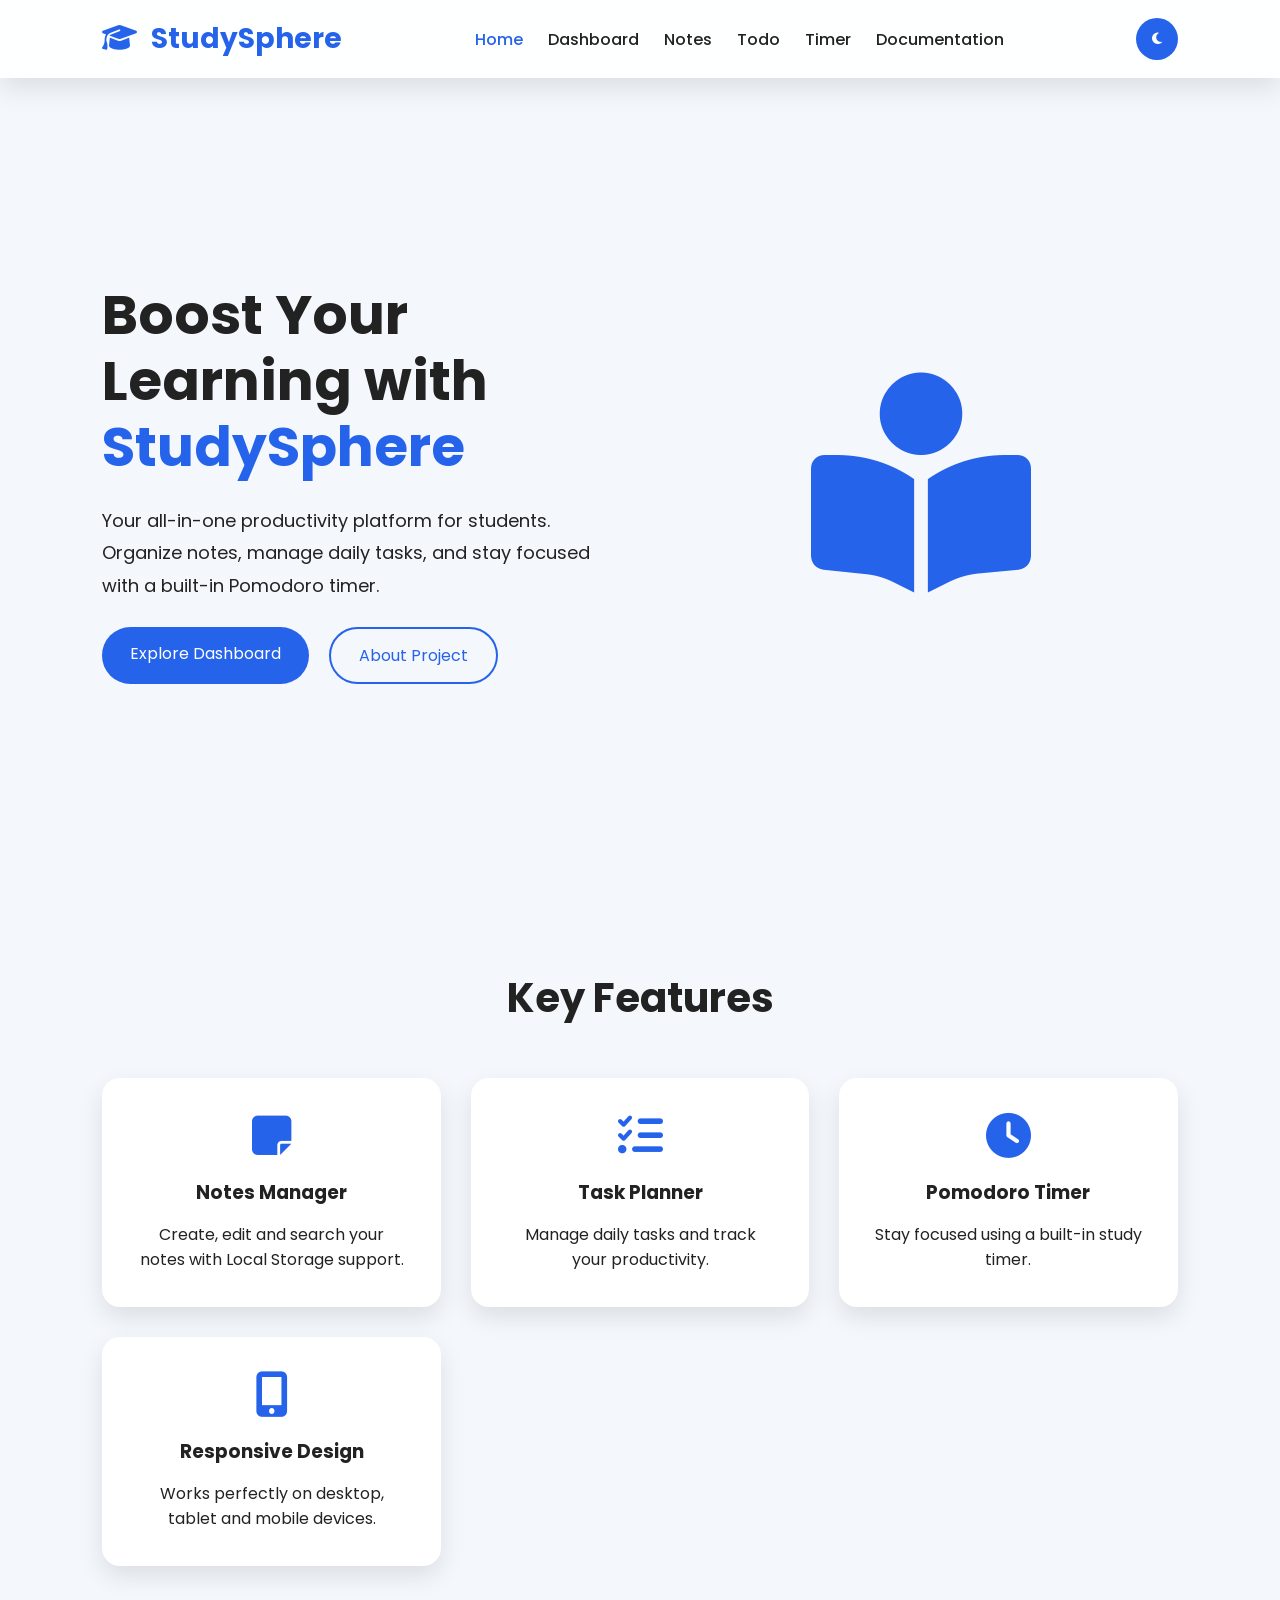
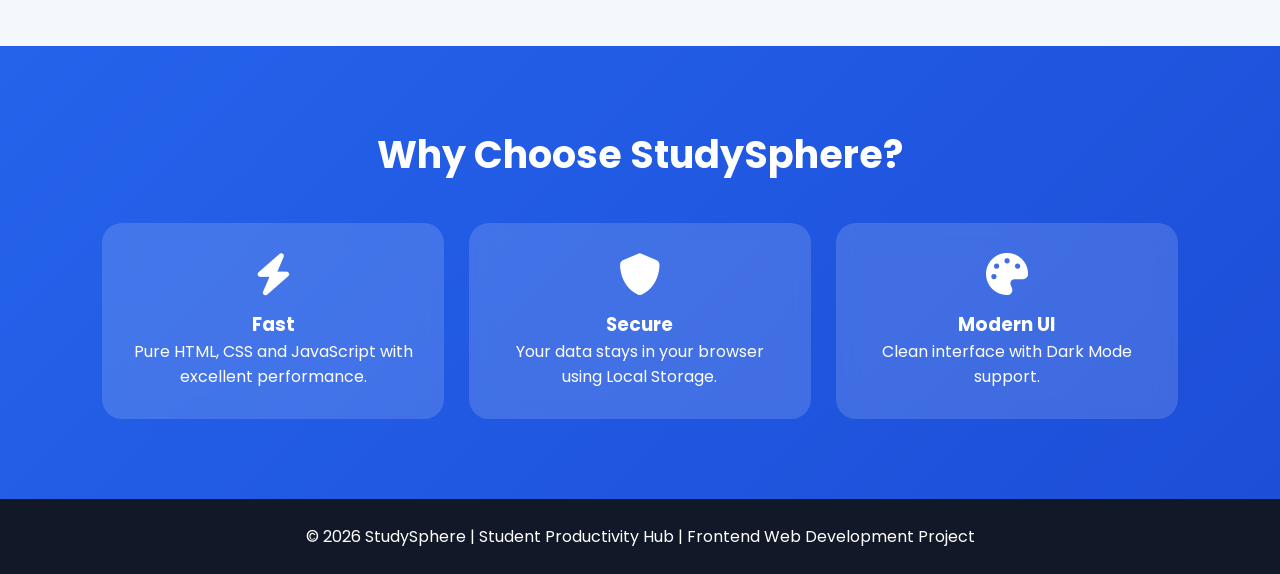
<file: index.html>
<!DOCTYPE html>
<html lang="en">
<head>
    <meta charset="UTF-8">
    <meta name="viewport" content="width=device-width, initial-scale=1.0">

    <title>StudySphere | Student Productivity Hub</title>

    <meta name="description"
        content="StudySphere is a student productivity hub featuring notes, task planner, Pomodoro timer, and responsive dashboard.">

    <!-- Google Font -->
    <link href="https://fonts.googleapis.com/css2?family=Poppins:wght@300;400;500;600;700&display=swap" rel="stylesheet">

    <!-- Font Awesome -->
    <link rel="stylesheet"
        href="https://cdnjs.cloudflare.com/ajax/libs/font-awesome/6.5.2/css/all.min.css">

    <!-- CSS -->
    <link rel="stylesheet" href="style.css">
</head>

<body>

    <!-- ================= Loader ================= -->

    <div id="loader" aria-hidden="true">
        <div class="spinner"></div>
    </div>

    <!-- ================= Header ================= -->

    <header>

        <div class="logo">
            <i class="fa-solid fa-graduation-cap"></i>
            <span>StudySphere</span>
        </div>

        <nav>
            <ul id="menu">
                <li><a href="#" class="active">Home</a></li>
                <li><a href="dashboard.html">Dashboard</a></li>
                <li><a href="notes.html">Notes</a></li>
                <li><a href="todo.html">Todo</a></li>
                <li><a href="timer.html">Timer</a></li>
                <li><a href="documentation.html">Documentation</a></li>
            </ul>
        </nav>

        <div class="nav-icons">
            <button id="themeBtn" aria-label="Toggle Theme">
                <i class="fa-solid fa-moon"></i>
            </button>

            <button id="menuBtn" aria-label="Open Navigation Menu">
                <i class="fa-solid fa-bars"></i>
            </button>
        </div>

    </header>

    <!-- ================= Main ================= -->

    <main>

        <!-- ================= Hero ================= -->

        <section class="hero">

            <div class="hero-left">

                <h1>
                    Boost Your Learning with
                    <span>StudySphere</span>
                </h1>

                <p>
                    Your all-in-one productivity platform for students.
                    Organize notes, manage daily tasks, and stay focused with a
                    built-in Pomodoro timer.
                </p>

                <div class="hero-buttons">
                    <a href="dashboard.html" class="btn">
                        Explore Dashboard
                    </a>

                    <a href="documentation.html" class="btn outline">
                        About Project
                    </a>
                </div>

            </div>

            <div class="hero-right">
                <i class="fa-solid fa-book-open-reader hero-icon"></i>
            </div>

        </section>

        <!-- ================= Features ================= -->

        <section class="features">

            <h2>Key Features</h2>

            <div class="feature-grid">

                <div class="card">
                    <i class="fa-solid fa-note-sticky"></i>
                    <h3>Notes Manager</h3>
                    <p>
                        Create, edit and search your notes with Local Storage support.
                    </p>
                </div>

                <div class="card">
                    <i class="fa-solid fa-list-check"></i>
                    <h3>Task Planner</h3>
                    <p>
                        Manage daily tasks and track your productivity.
                    </p>
                </div>

                <div class="card">
                    <i class="fa-solid fa-clock"></i>
                    <h3>Pomodoro Timer</h3>
                    <p>
                        Stay focused using a built-in study timer.
                    </p>
                </div>

                <div class="card">
                    <i class="fa-solid fa-mobile-screen-button"></i>
                    <h3>Responsive Design</h3>
                    <p>
                        Works perfectly on desktop, tablet and mobile devices.
                    </p>
                </div>

            </div>

        </section>

        <!-- ================= Why Choose ================= -->

        <section class="why">

            <h2>Why Choose StudySphere?</h2>

            <div class="why-container">

                <div class="why-card">
                    <i class="fa-solid fa-bolt"></i>
                    <h3>Fast</h3>
                    <p>
                        Pure HTML, CSS and JavaScript with excellent performance.
                    </p>
                </div>

                <div class="why-card">
                    <i class="fa-solid fa-shield"></i>
                    <h3>Secure</h3>
                    <p>
                        Your data stays in your browser using Local Storage.
                    </p>
                </div>

                <div class="why-card">
                    <i class="fa-solid fa-palette"></i>
                    <h3>Modern UI</h3>
                    <p>
                        Clean interface with Dark Mode support.
                    </p>
                </div>

            </div>

        </section>

    </main>

    <!-- ================= Footer ================= -->

    <footer>
        <p>
            &copy; <span id="year"></span> StudySphere | Frontend Web Development Project
        </p>
    </footer>

    <!-- JavaScript -->
    <script src="app.js"></script>

    <!-- Current Year -->
    <script>
        window.onload = function() {
            document.getElementById("year").textContent = new Date().getFullYear();
        };
        </script>

</body>
</html>
</file>
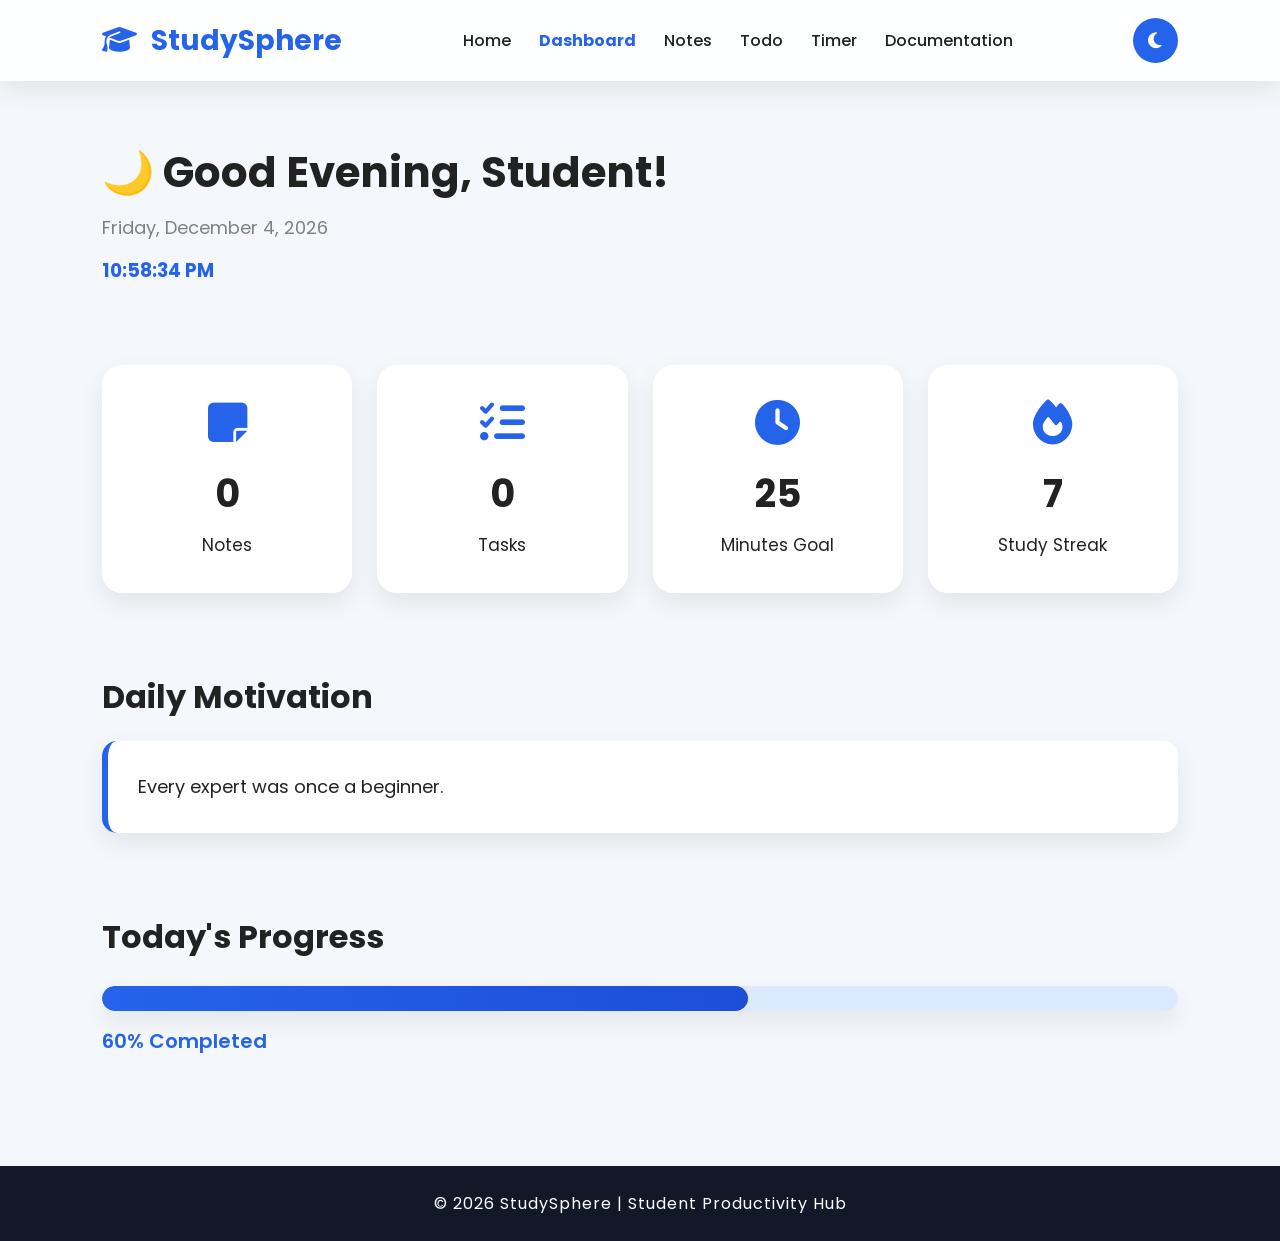
<file: dashboard.html>
<!DOCTYPE html>
<html lang="en">
<head>
<meta charset="UTF-8">
<meta name="viewport" content="width=device-width, initial-scale=1.0">

<title>StudySphere Dashboard</title>

<link rel="preconnect" href="https://fonts.googleapis.com">
<link href="https://fonts.googleapis.com/css2?family=Poppins:wght@300;400;500;600;700&display=swap" rel="stylesheet">

<link rel="stylesheet"
href="https://cdnjs.cloudflare.com/ajax/libs/font-awesome/6.5.2/css/all.min.css">

<link rel="stylesheet" href="dashboard.css">

</head>

<body>

<header>

<div class="logo">
<i class="fa-solid fa-graduation-cap"></i>
StudySphere
</div>

<nav>

<a href="index.html">Home</a>
<a href="dashboard.html" class="active">Dashboard</a>
<a href="notes.html">Notes</a>
<a href="todo.html">Todo</a>
<a href="timer.html">Timer</a>
<a href="documentation.html">Documentation</a>

</nav>

<button id="themeBtn">
<i class="fa-solid fa-moon"></i>
</button>

</header>

<section class="welcome">

<h1 id="greeting">Welcome Student 👋</h1>

<p id="date"></p>

</section>

<section class="cards">

<div class="card">
<i class="fa-solid fa-note-sticky"></i>
<h2 id="notesCount">0</h2>
<p>Notes</p>
</div>

<div class="card">
<i class="fa-solid fa-list-check"></i>
<h2 id="taskCount">0</h2>
<p>Tasks</p>
</div>

<div class="card">
<i class="fa-solid fa-clock"></i>
<h2 id="studyTime">25</h2>
<p>Minutes Goal</p>
</div>

<div class="card">
<i class="fa-solid fa-fire"></i>
<h2>7</h2>
<p>Study Streak</p>
</div>

</section>

<section class="quote">

<h2>Daily Motivation</h2>

<p id="quoteText"></p>

</section>

<section class="progress">

<h2>Today's Progress</h2>

<div class="progress-bar">

<div id="progressFill"></div>

</div>

<p id="progressText">0%</p>

</section>

<footer>

<p>© 2026 StudySphere</p>

</footer>

<script src="dashboard.js"></script>

</body>
</html>
</file>
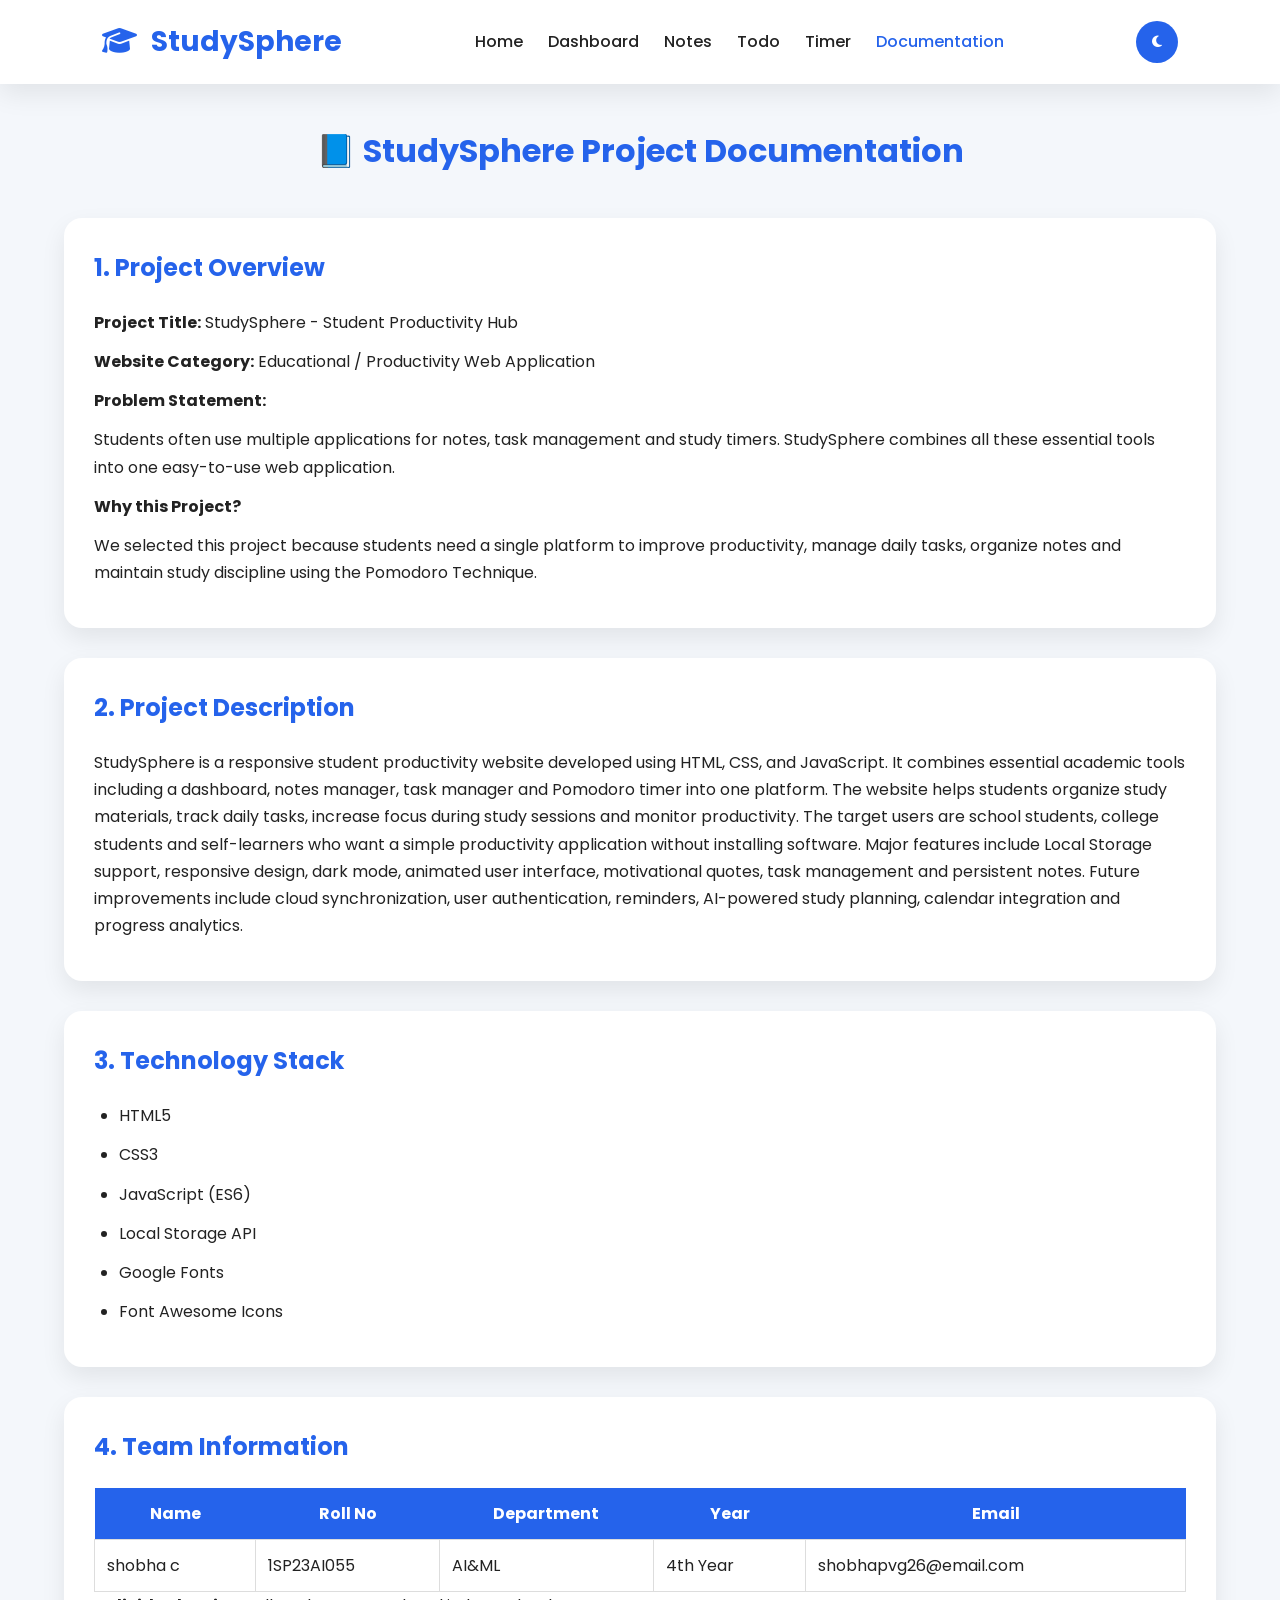
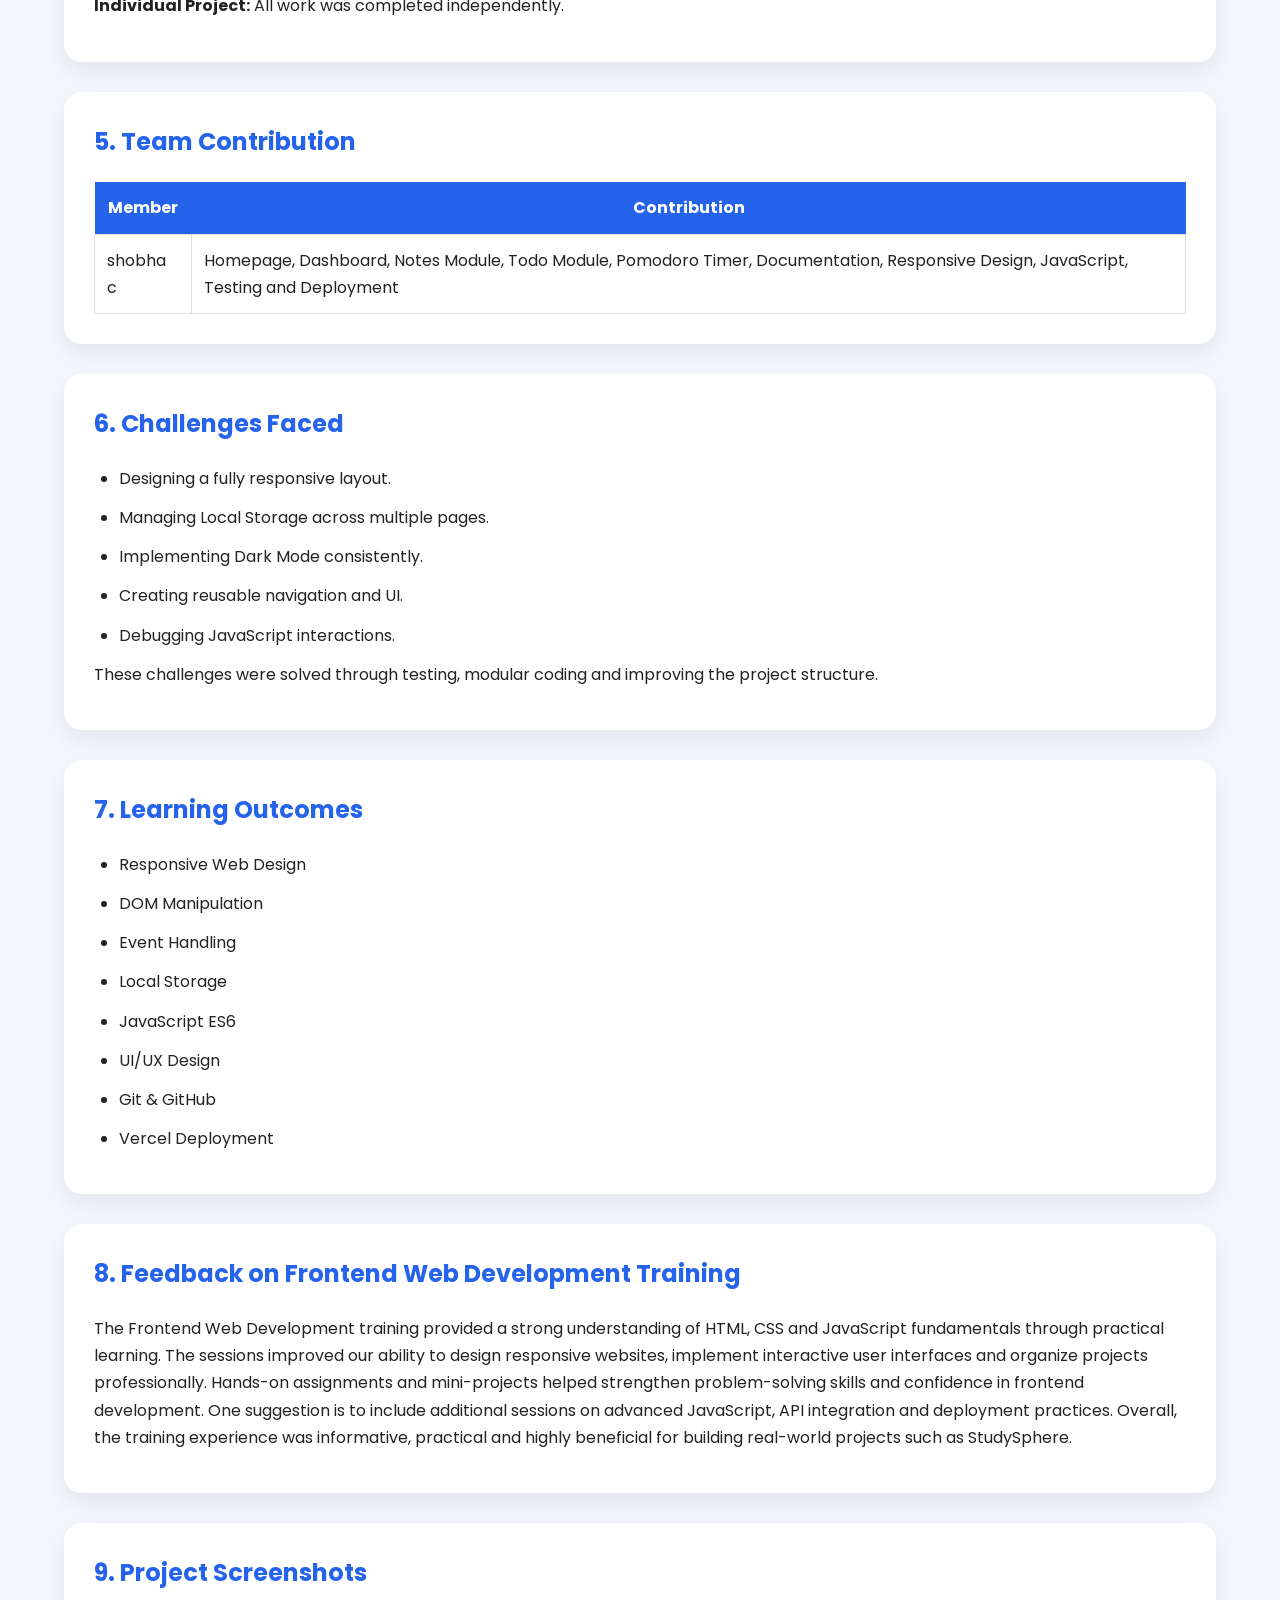
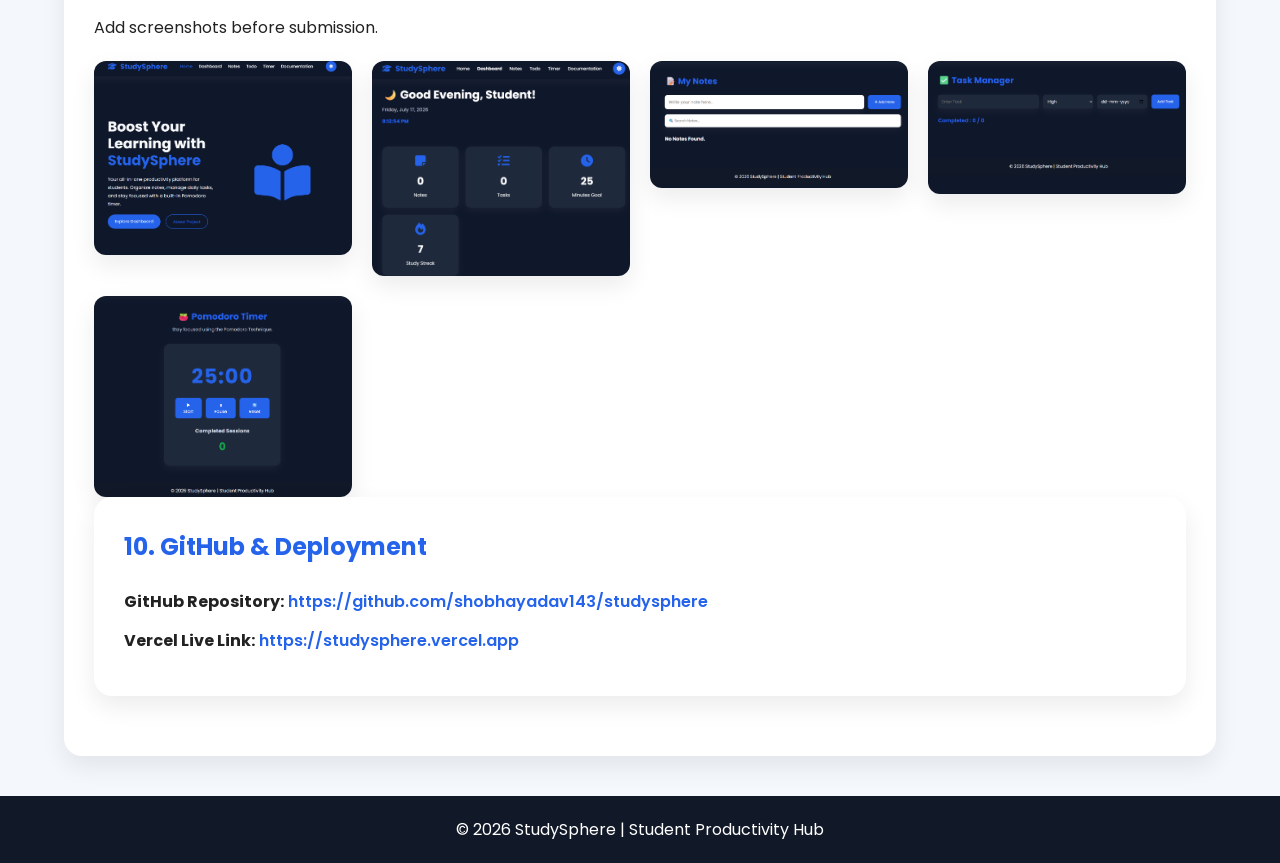
<file: documentation.html>
<!DOCTYPE html>
<html lang="en">
<head>
<meta charset="UTF-8">
<meta name="viewport" content="width=device-width, initial-scale=1.0">

<title>StudySphere | Documentation</title>

<link href="https://fonts.googleapis.com/css2?family=Poppins:wght@300;400;500;600;700&display=swap" rel="stylesheet">

<link rel="stylesheet"
href="https://cdnjs.cloudflare.com/ajax/libs/font-awesome/6.5.2/css/all.min.css">

<link rel="stylesheet" href="documentation.css">

</head>

<body>

<header>

<div class="logo">
<i class="fa-solid fa-graduation-cap"></i>
StudySphere
</div>

<nav>

<a href="index.html">Home</a>
<a href="dashboard.html">Dashboard</a>
<a href="notes.html">Notes</a>
<a href="todo.html">Todo</a>
<a href="timer.html">Timer</a>
<a href="documentation.html" class="active">Documentation</a>

</nav>

<button id="themeBtn">
<i class="fa-solid fa-moon"></i>
</button>

</header>

<main class="container">

<h1>📘 StudySphere Project Documentation</h1>

<!-- Project Overview -->

<section class="card">

<h2>1. Project Overview</h2>

<p><strong>Project Title:</strong> StudySphere - Student Productivity Hub</p>

<p><strong>Website Category:</strong> Educational / Productivity Web Application</p>

<p><strong>Problem Statement:</strong></p>

<p>
Students often use multiple applications for notes, task management and study timers.
StudySphere combines all these essential tools into one easy-to-use web application.
</p>

<p><strong>Why this Project?</strong></p>

<p>
We selected this project because students need a single platform to improve productivity,
manage daily tasks, organize notes and maintain study discipline using the Pomodoro
Technique.
</p>

</section>

<!-- Project Description -->

<section class="card">

<h2>2. Project Description</h2>

<p>

StudySphere is a responsive student productivity website developed using HTML, CSS,
and JavaScript. It combines essential academic tools including a dashboard,
notes manager, task manager and Pomodoro timer into one platform.

The website helps students organize study materials, track daily tasks,
increase focus during study sessions and monitor productivity.

The target users are school students, college students and self-learners
who want a simple productivity application without installing software.

Major features include Local Storage support, responsive design,
dark mode, animated user interface, motivational quotes,
task management and persistent notes.

Future improvements include cloud synchronization,
user authentication, reminders, AI-powered study planning,
calendar integration and progress analytics.

</p>

</section>

<!-- Technology -->

<section class="card">

<h2>3. Technology Stack</h2>

<ul>

<li>HTML5</li>

<li>CSS3</li>

<li>JavaScript (ES6)</li>

<li>Local Storage API</li>

<li>Google Fonts</li>

<li>Font Awesome Icons</li>

</ul>

</section>

<!-- Team -->

<section class="card">

<h2>4. Team Information</h2>

<table>

<tr>

<th>Name</th>

<th>Roll No</th>

<th>Department</th>

<th>Year</th>

<th>Email</th>

</tr>

<tr>

<td>shobha c</td>

<td>1SP23AI055</td>

<td>AI&ML</td>

<td>4th Year</td>

<td>shobhapvg26@email.com</td>

</tr>

</table>

<p><strong>Individual Project:</strong> All work was completed independently.</p>

</section>

<!-- Contribution -->

<section class="card">

<h2>5. Team Contribution</h2>

<table>

<tr>

<th>Member</th>

<th>Contribution</th>

</tr>

<tr>

<td>shobha c</td>

<td>

Homepage, Dashboard, Notes Module, Todo Module,
Pomodoro Timer, Documentation,
Responsive Design, JavaScript,
Testing and Deployment

</td>

</tr>

</table>

</section>

<!-- Challenges -->

<section class="card">

<h2>6. Challenges Faced</h2>

<ul>

<li>Designing a fully responsive layout.</li>

<li>Managing Local Storage across multiple pages.</li>

<li>Implementing Dark Mode consistently.</li>

<li>Creating reusable navigation and UI.</li>

<li>Debugging JavaScript interactions.</li>

</ul>

<p>

These challenges were solved through testing,
modular coding and improving the project structure.

</p>

</section>

<!-- Learning -->

<section class="card">

<h2>7. Learning Outcomes</h2>

<ul>

<li>Responsive Web Design</li>

<li>DOM Manipulation</li>

<li>Event Handling</li>

<li>Local Storage</li>

<li>JavaScript ES6</li>

<li>UI/UX Design</li>

<li>Git & GitHub</li>

<li>Vercel Deployment</li>

</ul>

</section>

<!-- Feedback -->

<section class="card">

<h2>8. Feedback on Frontend Web Development Training</h2>

<p>

The Frontend Web Development training provided a strong understanding of
HTML, CSS and JavaScript fundamentals through practical learning.
The sessions improved our ability to design responsive websites,
implement interactive user interfaces and organize projects professionally.
Hands-on assignments and mini-projects helped strengthen problem-solving
skills and confidence in frontend development.

One suggestion is to include additional sessions on advanced JavaScript,
API integration and deployment practices.
Overall, the training experience was informative, practical and highly
beneficial for building real-world projects such as StudySphere.

</p>

</section>

<!-- Screenshots -->

<section class="card">

<h2>9. Project Screenshots</h2>

<p>Add screenshots before submission.</p>

<div class="screenshots">

<img src="home.png" alt="Home Page">

<img src="dashboard.png" alt="Dashboard">

<img src="notes.png" alt="Notes">

<img src="todo.png" alt="Todo">

<img src="timer.png" alt="Timer">

</div

</section>

<!-- Links -->

<section class="card">

<h2>10. GitHub & Deployment</h2>

<p>

<strong>GitHub Repository:</strong>

<a href="https://github.com/shobhayadav143/studysphere" target="_blank">

https://github.com/shobhayadav143/studysphere

</a>

</p>

<p>

<strong>Vercel Live Link:</strong>

<a href="https://studysphere.vercel.app" target="_blank">

https://studysphere.vercel.app

</a>

</p>

</section>

</main>

<footer>

<p>© 2026 StudySphere | Student Productivity Hub</p>

</footer>

<script src="documentation.js"></script>

</body>
</html>
</file>
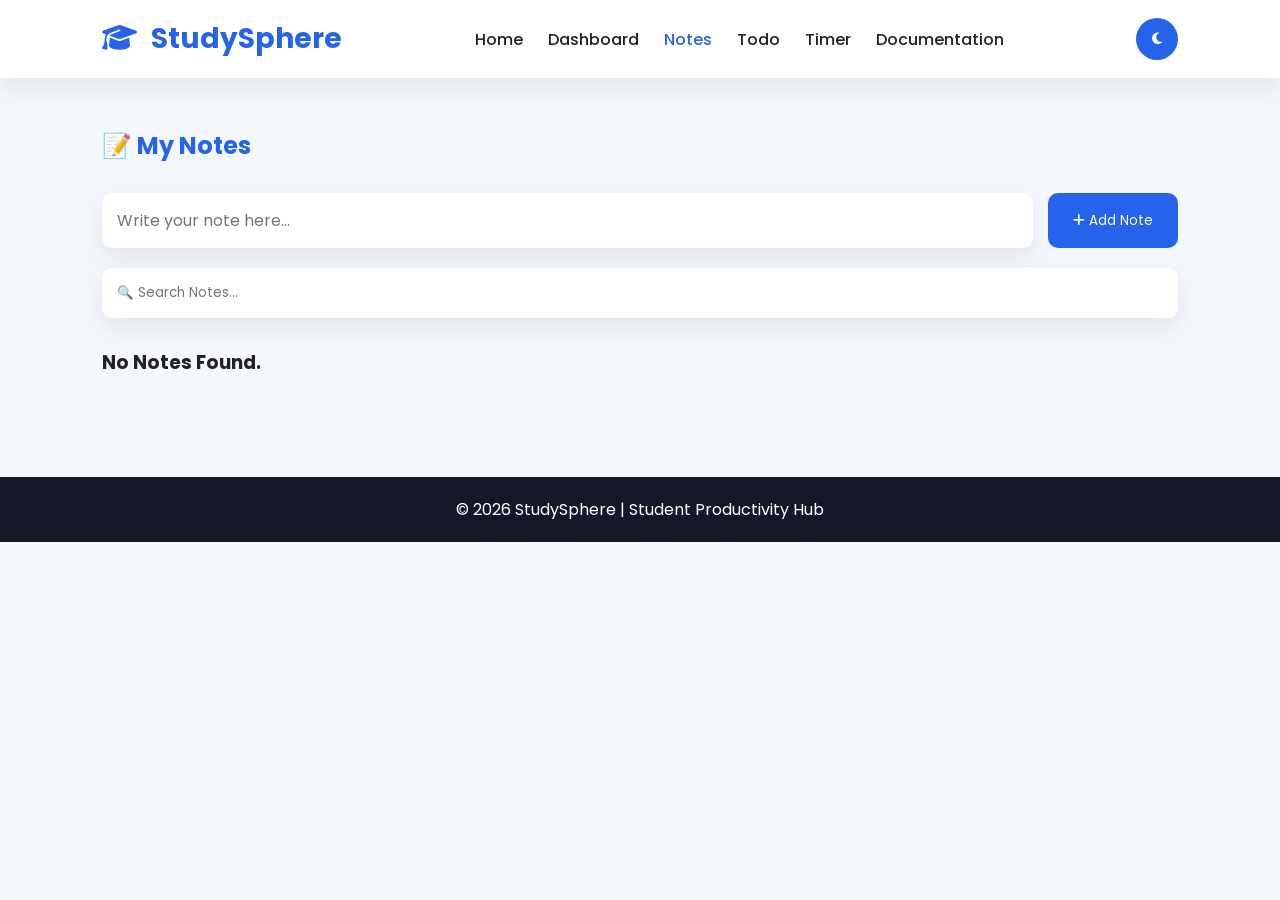
<file: notes.html>
<!DOCTYPE html>
<html lang="en">

<head>

<meta charset="UTF-8">
<meta name="viewport" content="width=device-width, initial-scale=1.0">

<title>StudySphere | Notes</title>

<link href="https://fonts.googleapis.com/css2?family=Poppins:wght@300;400;500;600;700&display=swap" rel="stylesheet">

<link rel="stylesheet"
href="https://cdnjs.cloudflare.com/ajax/libs/font-awesome/6.5.2/css/all.min.css">

<link rel="stylesheet" href="notes.css">

</head>

<body>

<header>

<div class="logo">
<i class="fa-solid fa-graduation-cap"></i>
StudySphere
</div>

<nav>

<a href="index.html">Home</a>
<a href="dashboard.html">Dashboard</a>
<a href="notes.html" class="active">Notes</a>
<a href="todo.html">Todo</a>
<a href="timer.html">Timer</a>
<a href="documentation.html">Documentation</a>

</nav>

<button id="themeBtn">
<i class="fa-solid fa-moon"></i>
</button>

</header>

<section class="notes-section">

<h1>📝 My Notes</h1>

<div class="controls">

<input
type="text"
id="noteInput"
placeholder="Write your note here...">

<button id="addBtn">

<i class="fa-solid fa-plus"></i>

Add Note

</button>

</div>

<input
type="text"
id="search"
placeholder="🔍 Search Notes...">

<div id="notesContainer">

</div>

</section>

<footer>

<p>

© 2026 StudySphere

</p>

</footer>

<script src="notes.js"></script>

</body>

</html>
</file>
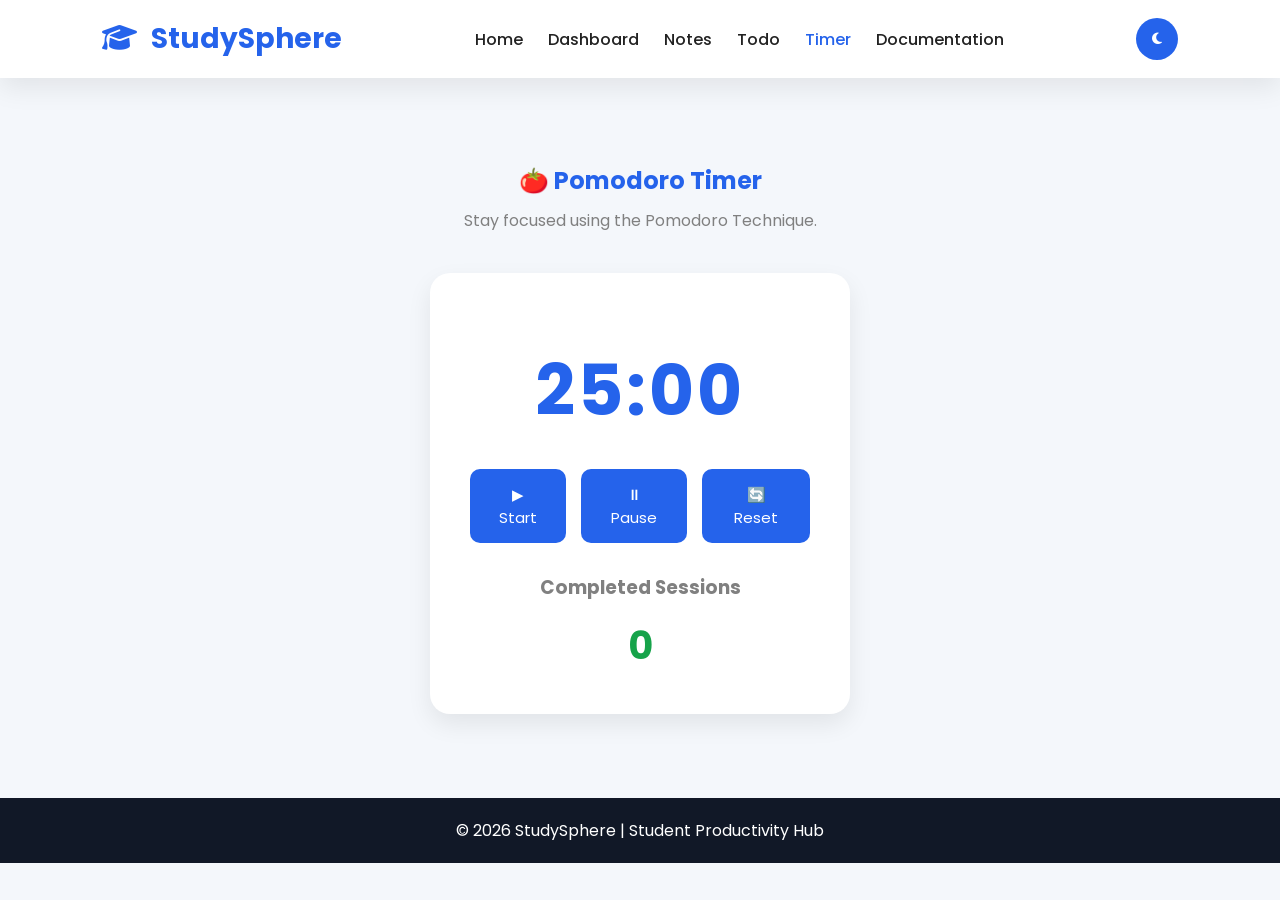
<file: timer.html>
<!DOCTYPE html>
<html lang="en">

<head>

<meta charset="UTF-8">
<meta name="viewport" content="width=device-width, initial-scale=1.0">

<title>StudySphere | Pomodoro Timer</title>

<link href="https://fonts.googleapis.com/css2?family=Poppins:wght@300;400;500;600;700&display=swap" rel="stylesheet">

<link rel="stylesheet"
href="https://cdnjs.cloudflare.com/ajax/libs/font-awesome/6.5.2/css/all.min.css">

<link rel="stylesheet" href="timer.css">

</head>

<body>

<header>

<div class="logo">

<i class="fa-solid fa-graduation-cap"></i>

StudySphere

</div>

<nav>

<a href="index.html">Home</a>
<a href="dashboard.html">Dashboard</a>
<a href="notes.html">Notes</a>
<a href="todo.html">Todo</a>
<a href="timer.html" class="active">Timer</a>
<a href="documentation.html">Documentation</a>

</nav>

<button id="themeBtn">
<i class="fa-solid fa-moon"></i>
</button>

</header>

<section class="timer-section">

<h1>🍅 Pomodoro Timer</h1>

<p>

Stay focused using the Pomodoro Technique.

</p>

<div class="timer-box">

<h2 id="time">

25:00

</h2>

<div class="buttons">

<button id="startBtn">

▶ Start

</button>

<button id="pauseBtn">

⏸ Pause

</button>

<button id="resetBtn">

🔄 Reset

</button>

</div>

<h3>

Completed Sessions

</h3>

<h2 id="sessionCount">

0

</h2>

</div>

</section>

<footer>

<p>

© 2026 StudySphere

</p>

</footer>

<script src="timer.js"></script>

</body>

</html>
</file>
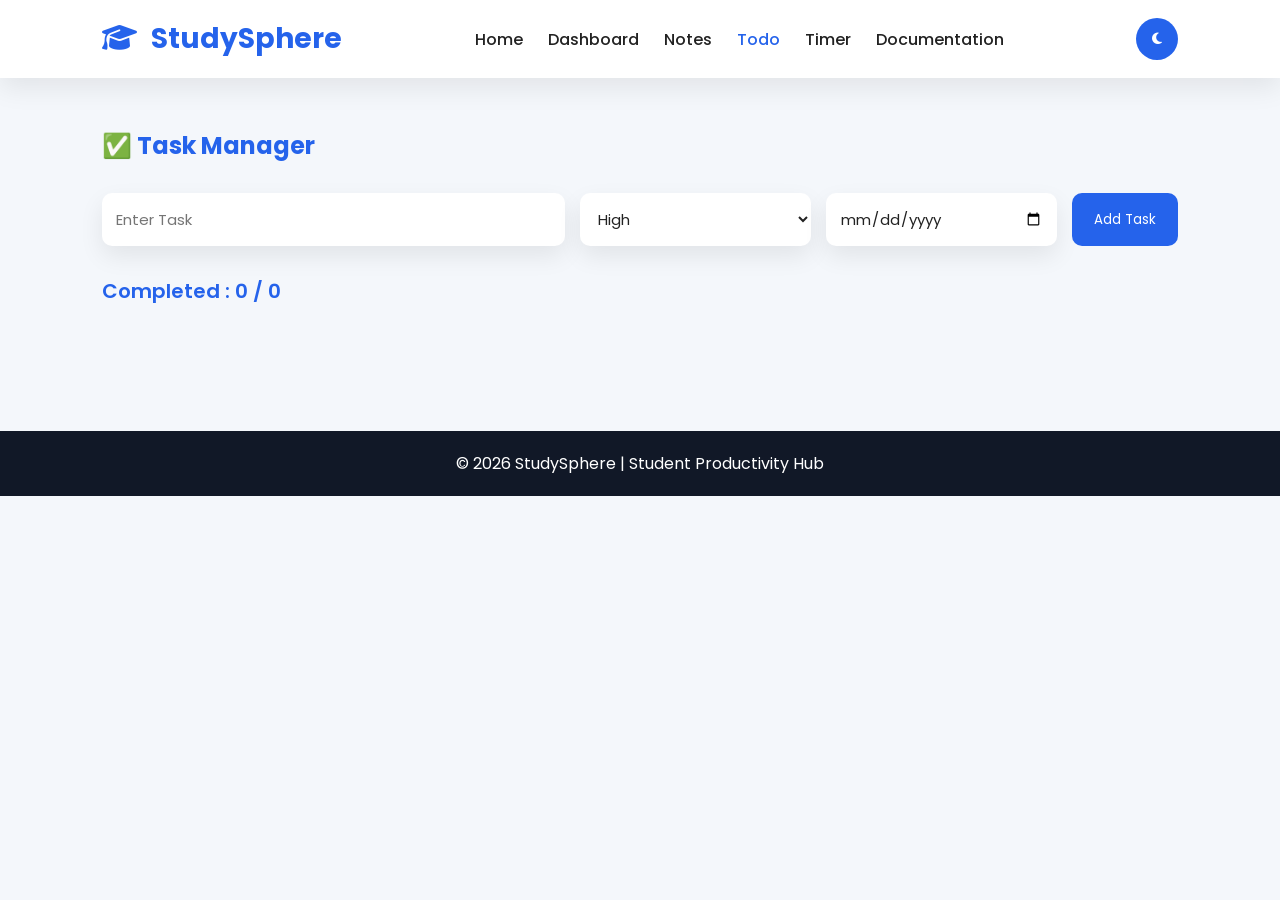
<file: todo.html>
<!DOCTYPE html>
<html lang="en">

<head>
<meta charset="UTF-8">
<meta name="viewport" content="width=device-width, initial-scale=1.0">

<title>StudySphere | Todo</title>

<link href="https://fonts.googleapis.com/css2?family=Poppins:wght@300;400;500;600;700&display=swap" rel="stylesheet">

<link rel="stylesheet"
href="https://cdnjs.cloudflare.com/ajax/libs/font-awesome/6.5.2/css/all.min.css">

<link rel="stylesheet" href="todo.css">

</head>

<body>

<header>

<div class="logo">
<i class="fa-solid fa-graduation-cap"></i>
StudySphere
</div>

<nav>

<a href="index.html">Home</a>
<a href="dashboard.html">Dashboard</a>
<a href="notes.html">Notes</a>
<a href="todo.html" class="active">Todo</a>
<a href="timer.html">Timer</a>
<a href="documentation.html">Documentation</a>

</nav>

<button id="themeBtn">
<i class="fa-solid fa-moon"></i>
</button>

</header>

<section class="todo-section">

<h1>✅ Task Manager</h1>

<div class="input-box">

<input
type="text"
id="taskInput"
placeholder="Enter Task">

<select id="priority">

<option value="High">High</option>
<option value="Medium">Medium</option>
<option value="Low">Low</option>

</select>

<input
type="date"
id="dueDate">

<button id="addTask">

Add Task

</button>

</div>

<h3 id="progressText">

Completed : 0 / 0

</h3>

<div id="taskContainer">

</div>

</section>

<footer>

<p>

© 2026 StudySphere

</p>

</footer>

<script src="todo.js"></script>

</body>

</html>
</file>
<file: style.css>
/* ==========================
   Global Reset
========================== */

*{
    margin:0;
    padding:0;
    box-sizing:border-box;
    font-family:'Poppins',sans-serif;
    scroll-behavior:smooth;
}

:root{
    --primary:#2563eb;
    --secondary:#1d4ed8;
    --orange:#f97316;
    --bg:#f4f7fb;
    --white:#ffffff;
    --text:#222;
    --shadow:0 10px 25px rgba(0,0,0,.1);
}


body{
    background:var(--bg);
    color:var(--text);
    transition:.3s ease;
}


/* ==========================
   Dark Mode
========================== */

body.dark{

    --bg:#0f172a;
    --white:#1e293b;
    --text:#f8fafc;
    --shadow:0 10px 25px rgba(255,255,255,.05);

}



/* ==========================
   Loader
========================== */


#loader{

    position:fixed;
    inset:0;
    background:white;
    display:flex;
    justify-content:center;
    align-items:center;
    z-index:9999;

}


body.dark #loader{
    background:#0f172a;
}


.spinner{

    width:55px;
    height:55px;
    border:6px solid #ddd;
    border-top:6px solid var(--primary);
    border-radius:50%;
    animation:spin 1s linear infinite;

}


@keyframes spin{

    100%{
        transform:rotate(360deg);
    }

}



/* ==========================
   Header
========================== */


header{

    position:sticky;
    top:0;
    width:100%;
    background:rgba(255,255,255,.9);
    backdrop-filter:blur(12px);

    display:flex;
    justify-content:space-between;
    align-items:center;

    padding:18px 8%;

    box-shadow:var(--shadow);
    z-index:999;

}


body.dark header{

    background:rgba(15,23,42,.9);

}



.logo{

    font-size:28px;
    font-weight:700;
    color:var(--primary);

}


.logo i{

    margin-right:8px;

}



nav ul{

    display:flex;
    gap:25px;
    list-style:none;

}



nav a{

    text-decoration:none;
    color:var(--text);
    font-weight:500;
    transition:.3s;

}



nav a:hover,
nav a.active{

    color:var(--primary);

}



.nav-icons{

    display:flex;
    gap:15px;

}



.nav-icons button{

    border:none;
    background:var(--primary);
    color:white;

    width:42px;
    height:42px;

    border-radius:50%;
    cursor:pointer;

    transition:.3s;

}



.nav-icons button:hover{

    transform:scale(1.1);

}



#menuBtn{

    display:none;

}



/* ==========================
   Hero Section
========================== */


.hero{

    min-height:90vh;

    display:flex;
    align-items:center;
    justify-content:space-between;

    padding:80px 8%;
    gap:50px;

}



.hero-left{

    flex:1;

}



.hero-left h1{

    font-size:55px;
    line-height:1.2;

}



.hero-left span{

    color:var(--primary);

}



.hero-left p{

    margin:25px 0;
    line-height:1.8;
    font-size:18px;

}



.hero-buttons{

    display:flex;
    gap:20px;

}



.btn{

    padding:14px 28px;

    border-radius:40px;

    text-decoration:none;

    color:white;

    background:var(--primary);

    transition:.3s;

}



.btn:hover{

    transform:translateY(-5px);

}



.outline{

    background:transparent;

    color:var(--primary);

    border:2px solid var(--primary);

}



.hero-right{

    flex:1;
    text-align:center;

}



.hero-icon{

    font-size:220px;

    color:var(--primary);

    animation:float 3s ease-in-out infinite;

}



@keyframes float{

    0%,100%{
        transform:translateY(0);
    }

    50%{
        transform:translateY(-20px);
    }

}



/* ==========================
   Features
========================== */


.features{

    padding:80px 8%;
    text-align:center;

}



.features h2{

    font-size:40px;
    margin-bottom:50px;

}



.feature-grid{

    display:grid;

    grid-template-columns:
    repeat(auto-fit,minmax(250px,1fr));

    gap:30px;

}



.card{

    background:var(--white);

    padding:35px;

    border-radius:18px;

    box-shadow:var(--shadow);

    transition:.4s;

}



.card:hover{

    transform:translateY(-12px);

}



.card i{

    font-size:45px;

    color:var(--primary);

    margin-bottom:20px;

}



.card h3{

    margin-bottom:15px;

}



/* ==========================
   Why Section
========================== */


.why{

    padding:80px 8%;

    background:
    linear-gradient(135deg,#2563eb,#1d4ed8);

    color:white;

    text-align:center;

}



.why h2{

    font-size:38px;

    margin-bottom:40px;

}



.why-container{

    display:grid;

    grid-template-columns:
    repeat(auto-fit,minmax(250px,1fr));

    gap:25px;

}



.why-card{

    background:rgba(255,255,255,.15);

    backdrop-filter:blur(10px);

    padding:30px;

    border-radius:20px;

    transition:.3s;

}



.why-card:hover{

    transform:translateY(-10px);

}



.why-card i{

    font-size:42px;

    margin-bottom:15px;

}



/* ==========================
   Footer
========================== */


footer{

    background:#111827;

    color:white;

    text-align:center;

    padding:25px;

}



/* ==========================
   Responsive Design
========================== */


@media(max-width:900px){


header{

    padding:18px 5%;

}


nav ul{

    display:none;

    position:absolute;

    top:78px;

    left:0;

    width:100%;

    background:var(--white);

    flex-direction:column;

    padding:25px;

    text-align:center;

}



nav ul.show{

    display:flex;

}



#menuBtn{

    display:block;

}



.hero{

    flex-direction:column;

    text-align:center;

}



.hero-left h1{

    font-size:40px;

}



.hero-icon{

    font-size:160px;

}



.hero-buttons{

    justify-content:center;

    flex-wrap:wrap;

}



}



@media(max-width:500px){


.logo{

    font-size:22px;

}


.hero-left h1{

    font-size:32px;

}


.features h2,
.why h2{

    font-size:30px;

}


}
</file>
<file: dashboard.css>
/* ==========================================
   StudySphere Dashboard CSS
   Part 2B-1
========================================== */

/* Google Font */

*{
    margin:0;
    padding:0;
    box-sizing:border-box;
    font-family:'Poppins',sans-serif;
}

:root{

    --primary:#2563eb;
    --secondary:#1d4ed8;
    --orange:#f97316;

    --bg:#f4f7fb;
    --card:#ffffff;
    --text:#222;
    --shadow:0 10px 25px rgba(0,0,0,.08);

}

body{

    background:var(--bg);
    color:var(--text);
    transition:.3s;

}

/* Dark Theme */

body.dark{

    --bg:#0f172a;
    --card:#1e293b;
    --text:#ffffff;
    --shadow:0 10px 25px rgba(255,255,255,.05);

}

/* ================= HEADER ================= */

header{

    position:sticky;
    top:0;

    display:flex;
    justify-content:space-between;
    align-items:center;

    padding:18px 8%;

    background:rgba(255,255,255,.9);
    backdrop-filter:blur(12px);

    box-shadow:var(--shadow);

    z-index:999;

}

body.dark header{

    background:#0f172af0;

}

.logo{

    font-size:28px;
    font-weight:700;
    color:var(--primary);

}

.logo i{

    margin-right:8px;

}

/* Navigation */

nav{

    display:flex;
    gap:28px;

}

nav a{

    text-decoration:none;
    color:var(--text);
    font-weight:500;
    transition:.3s;

}

nav a:hover{

    color:var(--primary);

}

.active{

    color:var(--primary);
    font-weight:700;

}

/* Theme Button */

#themeBtn{

    width:45px;
    height:45px;

    border:none;

    border-radius:50%;

    background:var(--primary);
    color:white;

    cursor:pointer;

    transition:.3s;

    font-size:18px;

}

#themeBtn:hover{

    transform:scale(1.08);

}

/* ================= WELCOME ================= */

.welcome{

    padding:60px 8%;

}

.welcome h1{

    font-size:42px;
    margin-bottom:10px;

}

.welcome p{

    font-size:18px;
    color:gray;

}

body.dark .welcome p{

    color:#cbd5e1;

}

/* ================= CARD SECTION ================= */

.cards{

    padding:20px 8% 60px;

    display:grid;

    grid-template-columns:repeat(auto-fit,minmax(240px,1fr));

    gap:25px;

}

.card{

    background:var(--card);

    border-radius:20px;

    padding:35px;

    text-align:center;

    box-shadow:var(--shadow);

    transition:.35s;

}

.card:hover{

    transform:translateY(-10px);

}

.card i{

    font-size:45px;

    color:var(--primary);

    margin-bottom:20px;

}

.card h2{

    font-size:38px;

    margin-bottom:10px;

}

.card p{

    font-size:17px;

}
/* ================= QUOTE SECTION ================= */

.quote{

    padding:20px 8% 60px;

}

.quote h2{

    font-size:32px;

    margin-bottom:20px;

}

.quote p{

    background:var(--card);

    padding:30px;

    border-left:6px solid var(--primary);

    border-radius:15px;

    font-size:18px;

    line-height:1.8;

    box-shadow:var(--shadow);

}

/* ================= PROGRESS ================= */

.progress{

    padding:20px 8% 80px;

}

.progress h2{

    margin-bottom:25px;

    font-size:32px;

}

.progress-bar{

    width:100%;

    height:25px;

    background:#dbeafe;

    border-radius:50px;

    overflow:hidden;

    box-shadow:var(--shadow);

}

#progressFill{

    width:0%;

    height:100%;

    background:linear-gradient(90deg,#2563eb,#1d4ed8);

    border-radius:50px;

    transition:width 1.5s ease;

}

#progressText{

    margin-top:15px;

    font-size:20px;

    font-weight:600;

    color:var(--primary);

}

/* ================= FOOTER ================= */

footer{

    background:#111827;

    color:#fff;

    text-align:center;

    padding:25px;

    margin-top:30px;

}

footer p{

    letter-spacing:1px;

}

/* ================= CARD ANIMATIONS ================= */

.card{

    opacity:0;

    transform:translateY(40px);

    animation:fadeUp .8s ease forwards;

}

.card:nth-child(1){

    animation-delay:.2s;

}

.card:nth-child(2){

    animation-delay:.4s;

}

.card:nth-child(3){

    animation-delay:.6s;

}

.card:nth-child(4){

    animation-delay:.8s;

}

@keyframes fadeUp{

    from{

        opacity:0;
        transform:translateY(40px);

    }

    to{

        opacity:1;
        transform:translateY(0);

    }

}

/* ================= HOVER EFFECTS ================= */

.card:hover{

    transform:translateY(-10px) scale(1.03);

}

.quote p:hover{

    transform:translateY(-5px);

    transition:.3s;

}

#themeBtn:hover{

    transform:rotate(180deg) scale(1.1);

}

/* ================= SCROLLBAR ================= */

::-webkit-scrollbar{

    width:10px;

}

::-webkit-scrollbar-thumb{

    background:var(--primary);

    border-radius:20px;

}

::-webkit-scrollbar-track{

    background:#e5e7eb;

}
/* ==========================================
   StudySphere Dashboard CSS
   Part 2B-3
========================================== */

/* Dark Theme Improvements */

body.dark .card,
body.dark .quote p{

    background:var(--card);
    color:var(--text);

}

body.dark nav a{

    color:white;

}

body.dark nav a:hover{

    color:#60a5fa;

}

body.dark .progress-bar{

    background:#334155;

}

body.dark footer{

    background:#020617;

}

/* Glass Effect */

.card,
.quote p{

    backdrop-filter:blur(15px);

}

/* Smooth Transition */

header,
.card,
.quote p,
.progress-bar,
footer{

    transition:.35s ease;

}

/* Hover Glow */

.card:hover{

    box-shadow:0 20px 45px rgba(37,99,235,.25);

}

body.dark .card:hover{

    box-shadow:0 20px 45px rgba(96,165,250,.18);

}

/* Responsive Design */

@media(max-width:992px){

header{

    flex-direction:column;
    gap:15px;

}

nav{

    flex-wrap:wrap;
    justify-content:center;
    gap:18px;

}

.welcome{

    text-align:center;

}

.welcome h1{

    font-size:34px;

}

.cards{

    grid-template-columns:repeat(2,1fr);

}

}

/* Mobile */

@media(max-width:768px){

header{

    padding:20px;

}

.logo{

    font-size:24px;

}

nav{

    flex-direction:column;
    align-items:center;
    gap:15px;

}

nav a{

    display:block;

}

.welcome{

    padding:40px 20px;

}

.welcome h1{

    font-size:30px;

}

.quote,
.progress,
.cards{

    padding-left:20px;
    padding-right:20px;

}

.cards{

    grid-template-columns:1fr;

}

.card{

    padding:28px;

}

.card h2{

    font-size:32px;

}

.quote h2,
.progress h2{

    font-size:26px;

}

.quote p{

    font-size:16px;

}

.progress-bar{

    height:20px;

}

}

/* Small Phones */

@media(max-width:480px){

.logo{

    font-size:22px;

}

.welcome h1{

    font-size:26px;

}

.card{

    padding:22px;

}

.card i{

    font-size:38px;

}

.card h2{

    font-size:28px;

}

.quote h2,
.progress h2{

    font-size:22px;

}

footer{

    font-size:14px;

}

}

/* Floating Animation */

@keyframes floating{

0%{

transform:translateY(0px);

}

50%{

transform:translateY(-8px);

}

100%{

transform:translateY(0px);

}

}

.card i{

animation:floating 3s ease-in-out infinite;

}

/* Selection Color */

::selection{

background:#2563eb;
color:white;

}
</file>
<file: documentation.css>
/* ==========================================
   StudySphere Documentation CSS
========================================== */

*{
    margin:0;
    padding:0;
    box-sizing:border-box;
    font-family:'Poppins',sans-serif;
}

:root{
    --primary:#2563eb;
    --secondary:#1d4ed8;
    --bg:#f4f7fb;
    --card:#ffffff;
    --text:#222;
    --shadow:0 10px 25px rgba(0,0,0,.08);
}

body{
    background:var(--bg);
    color:var(--text);
    transition:.3s;
    line-height:1.7;
}

body.dark{
    --bg:#0f172a;
    --card:#1e293b;
    --text:#ffffff;
    --shadow:0 10px 25px rgba(255,255,255,.05);
}

/* ================= Header ================= */

header{
    display:flex;
    justify-content:space-between;
    align-items:center;
    padding:18px 8%;
    background:white;
    box-shadow:var(--shadow);
    position:sticky;
    top:0;
    z-index:999;
}

body.dark header{
    background:#0f172a;
}

.logo{
    font-size:28px;
    font-weight:700;
    color:var(--primary);
}

.logo i{
    margin-right:8px;
}

nav{
    display:flex;
    gap:25px;
}

nav a{
    text-decoration:none;
    color:var(--text);
    font-weight:500;
    transition:.3s;
}

nav a:hover,
nav .active{
    color:var(--primary);
}

#themeBtn{
    width:42px;
    height:42px;
    border:none;
    border-radius:50%;
    background:var(--primary);
    color:white;
    cursor:pointer;
    transition:.3s;
}

#themeBtn:hover{
    transform:rotate(180deg);
}

/* ================= Main ================= */

.container{
    width:90%;
    max-width:1200px;
    margin:40px auto;
}

.container h1{
    text-align:center;
    color:var(--primary);
    margin-bottom:40px;
}

/* ================= Cards ================= */

.card{
    background:var(--card);
    padding:30px;
    margin-bottom:30px;
    border-radius:18px;
    box-shadow:var(--shadow);
    transition:.3s;
}

.card:hover{
    transform:translateY(-5px);
}

.card h2{
    color:var(--primary);
    margin-bottom:20px;
}

.card p,
.card li{
    margin-bottom:12px;
}

.card ul{
    padding-left:25px;
}

/* ================= Tables ================= */

table{
    width:100%;
    border-collapse:collapse;
    margin-top:20px;
}

table th{
    background:var(--primary);
    color:white;
    padding:12px;
}

table td{
    padding:12px;
    border:1px solid #ddd;
}

body.dark table td{
    border-color:#475569;
}

/* ================= Links ================= */

a{
    color:var(--primary);
    text-decoration:none;
    font-weight:600;
}

a:hover{
    text-decoration:underline;
}

/* ================= Screenshots ================= */

.screenshots{
    display:grid;
    grid-template-columns:repeat(auto-fit,minmax(250px,1fr));
    gap:20px;
    margin-top:20px;
}

.screenshots img{
    width:100%;
    border-radius:12px;
    box-shadow:var(--shadow);
    transition:.3s;
}

.screenshots img:hover{
    transform:scale(1.05);
}

/* ================= Footer ================= */

footer{
    background:#111827;
    color:white;
    text-align:center;
    padding:20px;
    margin-top:40px;
}

/* ================= Responsive ================= */

@media(max-width:900px){

header{
    flex-direction:column;
    gap:15px;
}

nav{
    flex-wrap:wrap;
    justify-content:center;
}

.container{
    width:95%;
}

}

@media(max-width:768px){

.card{
    padding:20px;
}

table{
    display:block;
    overflow-x:auto;
}

.logo{
    font-size:24px;
}

}

@media(max-width:500px){

nav{
    flex-direction:column;
    align-items:center;
}

.container h1{
    font-size:28px;
}

.card h2{
    font-size:22px;
}

}

/* ================= Scrollbar ================= */

::-webkit-scrollbar{
    width:10px;
}

::-webkit-scrollbar-thumb{
    background:var(--primary);
    border-radius:10px;
}

::-webkit-scrollbar-track{
    background:#e5e7eb;
}

/* ================= Animation ================= */

@keyframes fadeUp{

from{
opacity:0;
transform:translateY(30px);
}

to{
opacity:1;
transform:translateY(0);
}

}

.card{
    animation:fadeUp .8s ease;
}
</file>
<file: notes.css>
/* ==========================================
   StudySphere Notes CSS
========================================== */

*{
    margin:0;
    padding:0;
    box-sizing:border-box;
    font-family:'Poppins',sans-serif;
}

:root{
    --primary:#2563eb;
    --secondary:#1d4ed8;
    --bg:#f4f7fb;
    --card:#ffffff;
    --text:#222;
    --shadow:0 10px 25px rgba(0,0,0,.08);
}

body{
    background:var(--bg);
    color:var(--text);
    transition:.3s;
}

body.dark{
    --bg:#0f172a;
    --card:#1e293b;
    --text:#ffffff;
    --shadow:0 10px 25px rgba(255,255,255,.05);
}

/* ================= HEADER ================= */

header{
    display:flex;
    justify-content:space-between;
    align-items:center;
    padding:18px 8%;
    background:white;
    box-shadow:var(--shadow);
    position:sticky;
    top:0;
    z-index:999;
}

body.dark header{
    background:#0f172a;
}

.logo{
    font-size:28px;
    font-weight:700;
    color:var(--primary);
}

.logo i{
    margin-right:8px;
}

nav{
    display:flex;
    gap:25px;
}

nav a{
    text-decoration:none;
    color:var(--text);
    font-weight:500;
    transition:.3s;
}

nav a:hover,
nav .active{
    color:var(--primary);
}

#themeBtn{
    width:42px;
    height:42px;
    border:none;
    border-radius:50%;
    background:var(--primary);
    color:#fff;
    cursor:pointer;
}

/* ================= NOTES ================= */

.notes-section{
    padding:50px 8%;
}

.notes-section h1{
    margin-bottom:30px;
    color:var(--primary);
}

.controls{
    display:flex;
    gap:15px;
    margin-bottom:20px;
}

.controls input{
    flex:1;
    padding:15px;
    border:none;
    border-radius:10px;
    box-shadow:var(--shadow);
    font-size:16px;
}

.controls button{
    padding:15px 25px;
    border:none;
    border-radius:10px;
    background:var(--primary);
    color:white;
    cursor:pointer;
    transition:.3s;
}

.controls button:hover{
    background:var(--secondary);
    transform:translateY(-3px);
}

/* Search */

#search{
    width:100%;
    padding:15px;
    border:none;
    border-radius:10px;
    margin-bottom:30px;
    box-shadow:var(--shadow);
}

/* Notes Grid */

#notesContainer{
    display:grid;
    grid-template-columns:repeat(auto-fit,minmax(280px,1fr));
    gap:20px;
}

/* Note Card */

.note{
    background:var(--card);
    padding:20px;
    border-radius:15px;
    box-shadow:var(--shadow);
    transition:.3s;
    position:relative;
}

.note:hover{
    transform:translateY(-8px);
}

.note p{
    margin-bottom:20px;
    word-wrap:break-word;
}

/* Buttons */

.note button{
    margin-right:8px;
    border:none;
    padding:10px 15px;
    border-radius:8px;
    cursor:pointer;
    color:white;
}

.edit{
    background:#16a34a;
}

.delete{
    background:#dc2626;
}

.pin{
    background:#f59e0b;
}

/* Footer */

footer{
    margin-top:50px;
    background:#111827;
    color:white;
    text-align:center;
    padding:20px;
}

/* Responsive */

@media(max-width:768px){

header{
    flex-direction:column;
    gap:15px;
}

nav{
    flex-wrap:wrap;
    justify-content:center;
}

.controls{
    flex-direction:column;
}

.controls button{
    width:100%;
}

.notes-section{
    padding:30px 20px;
}

}
body.dark .note[style]{
    background:#334155 !important;
    border-color:#facc15 !important;
}
</file>
<file: timer.css>
/* ==========================================
   StudySphere Pomodoro Timer CSS
========================================== */

*{
    margin:0;
    padding:0;
    box-sizing:border-box;
    font-family:'Poppins',sans-serif;
}

:root{

    --primary:#2563eb;
    --secondary:#1d4ed8;

    --bg:#f4f7fb;
    --card:#ffffff;
    --text:#222;

    --shadow:0 10px 25px rgba(0,0,0,.08);

}

body{

    background:var(--bg);
    color:var(--text);
    transition:.3s;

}

body.dark{

    --bg:#0f172a;
    --card:#1e293b;
    --text:#ffffff;
    --shadow:0 10px 25px rgba(255,255,255,.05);

}

/* ================= Header ================= */

header{

    display:flex;
    justify-content:space-between;
    align-items:center;

    padding:18px 8%;

    background:white;

    box-shadow:var(--shadow);

    position:sticky;
    top:0;
    z-index:999;

}

body.dark header{

    background:#0f172a;

}

.logo{

    font-size:28px;
    font-weight:700;
    color:var(--primary);

}

.logo i{

    margin-right:8px;

}

nav{

    display:flex;
    gap:25px;

}

nav a{

    text-decoration:none;
    color:var(--text);
    font-weight:500;
    transition:.3s;

}

nav a:hover,
nav .active{

    color:var(--primary);

}

#themeBtn{

    width:42px;
    height:42px;

    border:none;
    border-radius:50%;

    background:var(--primary);
    color:white;

    cursor:pointer;

}

/* ================= Timer ================= */

.timer-section{

    min-height:80vh;

    display:flex;
    flex-direction:column;

    justify-content:center;
    align-items:center;

    text-align:center;

    padding:40px;

}

.timer-section h1{

    color:var(--primary);
    margin-bottom:10px;

}

.timer-section p{

    margin-bottom:40px;
    color:gray;

}

body.dark .timer-section p{

    color:#cbd5e1;

}

.timer-box{

    width:420px;

    max-width:100%;

    background:var(--card);

    padding:40px;

    border-radius:20px;

    box-shadow:var(--shadow);

    transition:.3s;

}

.timer-box:hover{

    transform:translateY(-8px);

}

#time{

    font-size:70px;

    color:var(--primary);

    margin:25px 0;

    letter-spacing:3px;

}

/* ================= Buttons ================= */

.buttons{

    display:flex;

    justify-content:center;

    gap:15px;

    margin-bottom:30px;

}

.buttons button{

    border:none;

    padding:14px 24px;

    border-radius:10px;

    background:var(--primary);

    color:white;

    cursor:pointer;

    transition:.3s;

    font-size:15px;

}

.buttons button:hover{

    background:var(--secondary);

    transform:translateY(-3px);

}

/* ================= Session ================= */

.timer-box h3{

    margin-top:10px;
    color:gray;

}

body.dark .timer-box h3{

    color:#cbd5e1;

}

#sessionCount{

    margin-top:15px;

    color:#16a34a;

    font-size:38px;

}

/* ================= Footer ================= */

footer{

    background:#111827;

    color:white;

    text-align:center;

    padding:20px;

}

/* ================= Animation ================= */

@keyframes pulse{

0%{

transform:scale(1);

}

50%{

transform:scale(1.05);

}

100%{

transform:scale(1);

}

}

#time{

animation:pulse 2s infinite;

}

/* ================= Responsive ================= */

@media(max-width:768px){

header{

flex-direction:column;

gap:15px;

}

nav{

flex-wrap:wrap;

justify-content:center;

}

.timer-box{

padding:30px;

}

#time{

font-size:55px;

}

.buttons{

flex-direction:column;

}

.buttons button{

width:100%;

}

}

@media(max-width:480px){

.logo{

font-size:24px;

}

.timer-section{

padding:20px;

}

.timer-box{

padding:25px;

}

#time{

font-size:46px;

}

}
</file>
<file: todo.css>
/* ==========================================
   StudySphere Todo CSS
========================================== */

*{
    margin:0;
    padding:0;
    box-sizing:border-box;
    font-family:'Poppins',sans-serif;
}

:root{
    --primary:#2563eb;
    --secondary:#1d4ed8;
    --success:#16a34a;
    --danger:#dc2626;
    --warning:#f59e0b;

    --bg:#f4f7fb;
    --card:#ffffff;
    --text:#222;

    --shadow:0 10px 25px rgba(0,0,0,.08);
}

body{
    background:var(--bg);
    color:var(--text);
    transition:.3s;
}

body.dark{
    --bg:#0f172a;
    --card:#1e293b;
    --text:#ffffff;
    --shadow:0 10px 25px rgba(255,255,255,.05);
}

/* ================= Header ================= */

header{

display:flex;
justify-content:space-between;
align-items:center;

padding:18px 8%;

background:white;

box-shadow:var(--shadow);

position:sticky;
top:0;
z-index:999;

}

body.dark header{
background:#0f172a;
}

.logo{

font-size:28px;
font-weight:700;
color:var(--primary);

}

.logo i{
margin-right:8px;
}

nav{
display:flex;
gap:25px;
}

nav a{

text-decoration:none;
color:var(--text);
font-weight:500;
transition:.3s;

}

nav a:hover,
nav .active{

color:var(--primary);

}

#themeBtn{

width:42px;
height:42px;

border:none;

border-radius:50%;

background:var(--primary);

color:white;

cursor:pointer;

}

/* ================= Todo Section ================= */

.todo-section{

padding:50px 8%;

}

.todo-section h1{

margin-bottom:30px;

color:var(--primary);

}

/* ================= Input ================= */

.input-box{

display:grid;

grid-template-columns:2fr 1fr 1fr auto;

gap:15px;

margin-bottom:30px;

}

.input-box input,
.input-box select{

padding:14px;

border:none;

border-radius:10px;

box-shadow:var(--shadow);

font-size:15px;

background:var(--card);

color:var(--text);

}

.input-box button{

background:var(--primary);

color:white;

border:none;

padding:14px 22px;

border-radius:10px;

cursor:pointer;

transition:.3s;

}

.input-box button:hover{

background:var(--secondary);

transform:translateY(-3px);

}

/* ================= Progress ================= */

#progressText{

margin-bottom:25px;

font-size:20px;

font-weight:600;

color:var(--primary);

}

/* ================= Tasks ================= */

#taskContainer{

display:grid;

grid-template-columns:repeat(auto-fit,minmax(320px,1fr));

gap:20px;

}

.task{

background:var(--card);

padding:20px;

border-radius:15px;

box-shadow:var(--shadow);

transition:.3s;

}

.task:hover{

transform:translateY(-8px);

}

.task h3{

margin-bottom:10px;

}

.task p{

margin:8px 0;

}

/* ================= Priority ================= */

.high{

border-left:6px solid #dc2626;

}

.medium{

border-left:6px solid #f59e0b;

}

.low{

border-left:6px solid #16a34a;

}

/* ================= Buttons ================= */

.actions{

margin-top:15px;

display:flex;

gap:10px;

}

.actions button{

border:none;

padding:10px 16px;

border-radius:8px;

color:white;

cursor:pointer;

}

.complete{

background:var(--success);

}

.delete{

background:var(--danger);

}

/* Completed */

.completed{

opacity:.7;

text-decoration:line-through;

}

/* ================= Footer ================= */

footer{

margin-top:50px;

background:#111827;

color:white;

text-align:center;

padding:20px;

}

/* ================= Responsive ================= */

@media(max-width:900px){

.input-box{

grid-template-columns:1fr;

}

header{

flex-direction:column;

gap:15px;

}

nav{

flex-wrap:wrap;

justify-content:center;

}

.todo-section{

padding:30px 20px;

}

}

@media(max-width:600px){

.logo{

font-size:24px;

}

nav{

flex-direction:column;

align-items:center;

}

.task{

padding:18px;

}

.actions{

flex-direction:column;

}

.actions button{

width:100%;

}

}
</file>
